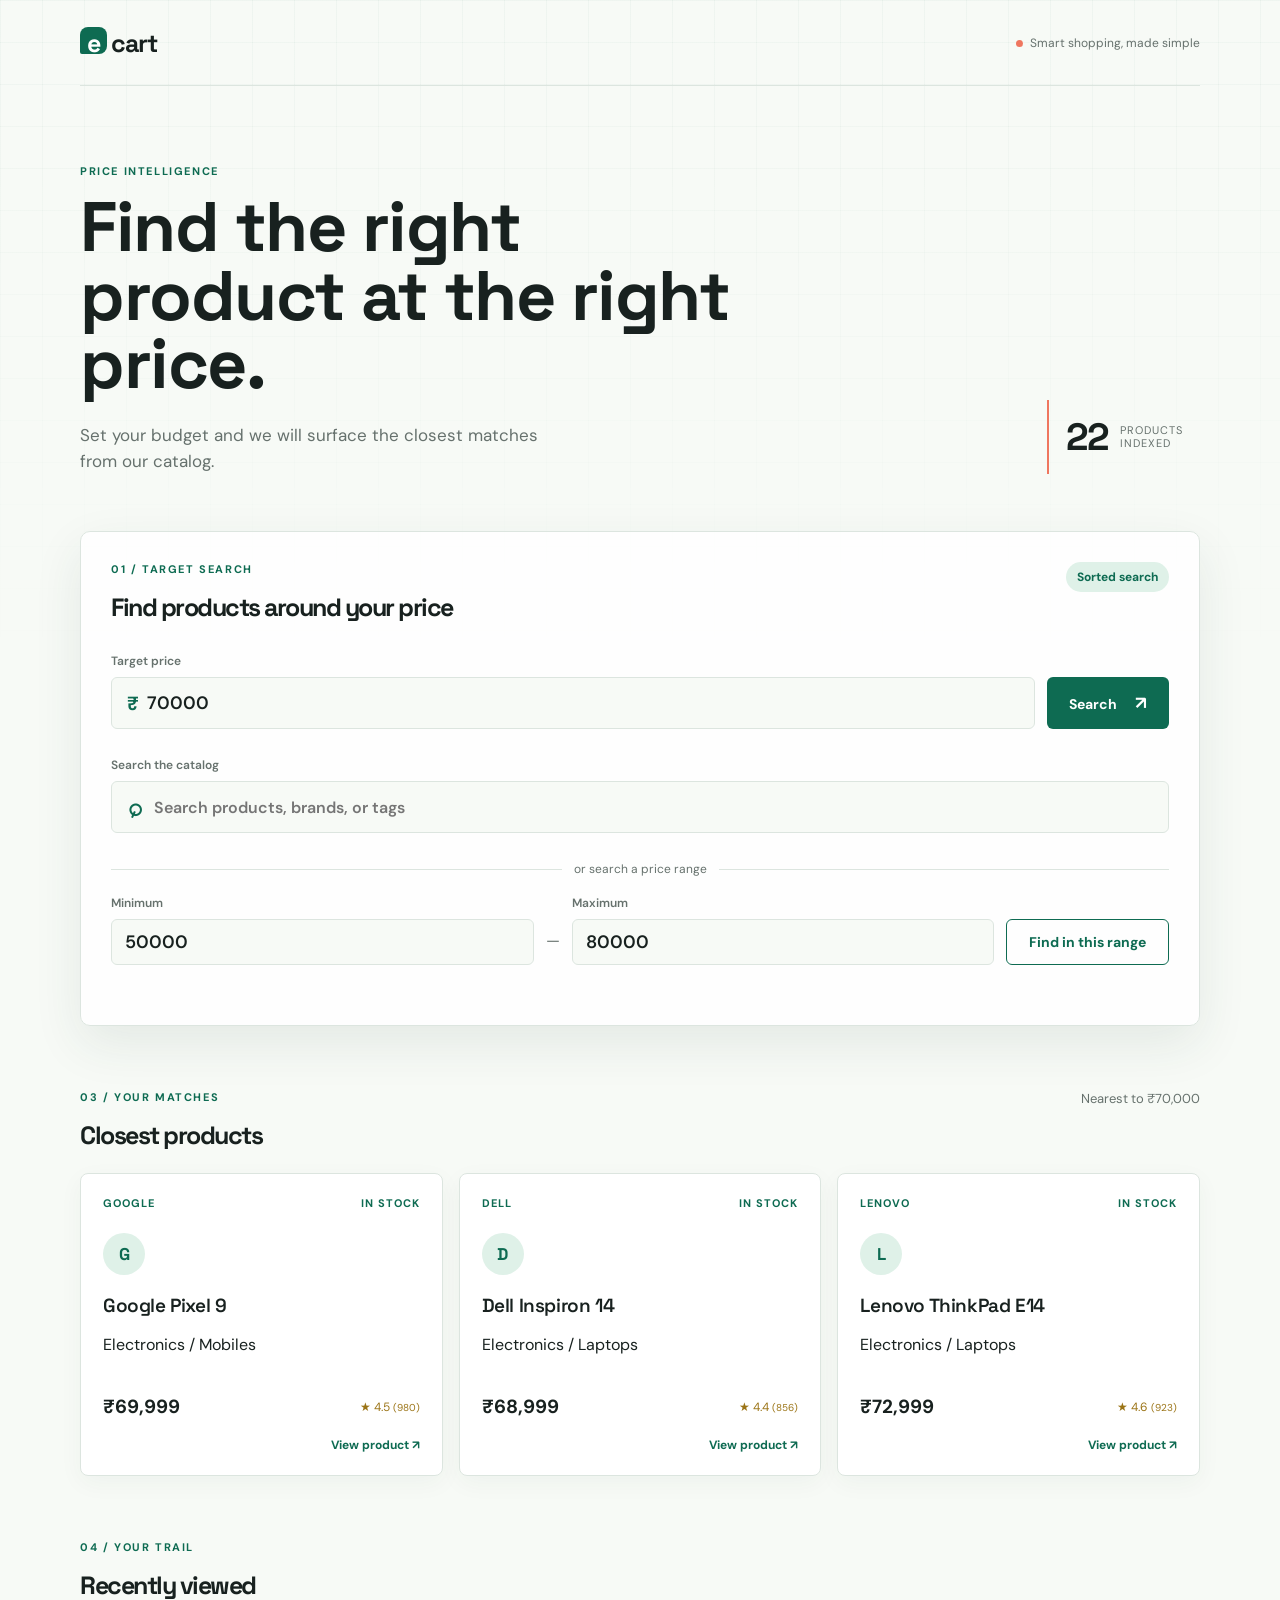
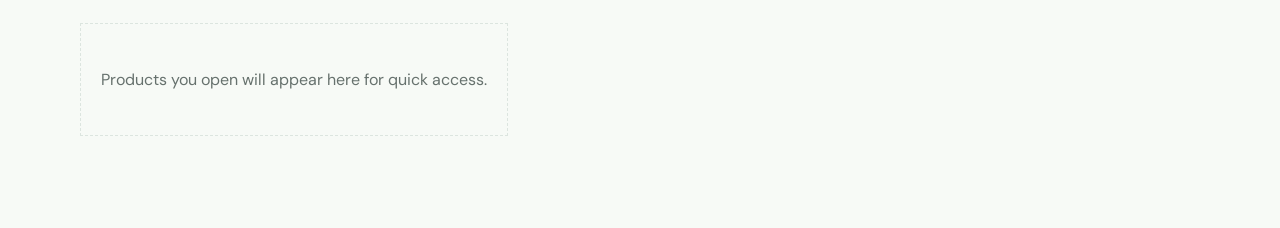
<file: index.html>
<!doctype html>
<html lang="en">
<head>
  <meta charset="UTF-8">
  <meta name="viewport" content="width=device-width, initial-scale=1.0">
  <meta name="description" content="Find products closest to your target price.">
  <title>Price Finder | eCart</title>
  <link rel="preconnect" href="https://fonts.googleapis.com">
  <link rel="preconnect" href="https://fonts.gstatic.com" crossorigin>
  <link href="https://fonts.googleapis.com/css2?family=DM+Sans:wght@400;500;600;700&family=Space+Grotesk:wght@500;600;700&display=swap" rel="stylesheet">
  <link rel="stylesheet" href="style.css">
</head>
<body>
  <main class="shell">
    <header class="topbar">
      <a class="brand" href="." aria-label="eCart home"><span class="brand-mark">e</span>cart</a>
      <span class="status-pill"><span class="status-dot"></span>Smart shopping, made simple</span>
    </header>

    <section class="hero" aria-labelledby="page-title">
      <div class="hero-copy">
        <p class="eyebrow">Price intelligence</p>
        <h1>Find the right product at the right price.</h1>
        <p class="lede">Set your budget and we will surface the closest matches from our catalog.</p>
      </div>
      <div class="hero-stat" aria-label="catalog size"><strong id="catalog-count">12</strong><span>products<br>indexed</span></div>
    </section>

    <section class="finder-panel" aria-labelledby="finder-title">
      <div class="panel-heading">
        <div>
          <p class="eyebrow">01 / Target search</p>
          <h2 id="finder-title">Find products around your price</h2>
        </div>
        <span class="method-note">Sorted search</span>
      </div>
      <form id="finder-form" class="target-form">
        <label class="price-field">
          <span>Target price</span>
          <div class="input-wrap"><span aria-hidden="true">₹</span><input id="target-price" type="number" min="1" step="1" value="70000" inputmode="numeric" required></div>
        </label>
        <button class="primary-button" type="submit">Search <span aria-hidden="true">↗</span></button>
      </form>
      <div class="catalog-search" role="search">
        <label for="product-search">Search the catalog</label>
        <div class="search-input-wrap">
          <span class="search-icon" aria-hidden="true">⌕</span>
          <input id="product-search" type="search" autocomplete="off" placeholder="Search products, brands, or tags" aria-controls="search-suggestions" aria-expanded="false">
        </div>
        <div id="search-suggestions" class="search-suggestions" role="listbox" aria-label="Product suggestions" hidden></div>
      </div>
      <div class="range-divider"><span>or search a price range</span></div>
      <form id="range-form" class="range-form">
        <label><span>Minimum</span><input id="min-price" type="number" min="1" value="50000" inputmode="numeric" required></label>
        <span class="range-dash" aria-hidden="true">—</span>
        <label><span>Maximum</span><input id="max-price" type="number" min="1" value="80000" inputmode="numeric" required></label>
        <button class="secondary-button" type="submit">Find in this range</button>
      </form>
      <p id="form-message" class="form-message" role="status"></p>
    </section>

    <section class="results-section" aria-labelledby="results-title">
      <div class="results-heading">
        <div><p class="eyebrow">03 / Your matches</p><h2 id="results-title">Closest products</h2></div>
        <span id="results-meta" class="results-meta"></span>
      </div>
      <div id="product-grid" class="product-grid" aria-live="polite"></div>
    </section>

    <section class="recent-section" aria-labelledby="recent-title">
      <div class="results-heading">
        <div><p class="eyebrow">04 / Your trail</p><h2 id="recent-title">Recently viewed</h2></div>
        <button id="clear-history" class="text-button" type="button" hidden>Remove history</button>
      </div>
      <div id="recently-viewed" class="recently-viewed" aria-live="polite"></div>
    </section>
  </main>
  <dialog id="product-modal" class="product-modal" aria-labelledby="modal-title">
    <div class="modal-heading">
      <div><p id="modal-brand" class="eyebrow"></p><h2 id="modal-title"></h2></div>
      <button id="close-modal" class="icon-button" type="button" aria-label="Close product details">&times;</button>
    </div>
    <div id="modal-content" class="modal-content"></div>
  </dialog>
  <script src="../data.js"></script>
  <script src="app.js"></script>
  <script src="product-search.js"></script>
  <script src="recently-viewed.js"></script>
</body>
</html>
</file>
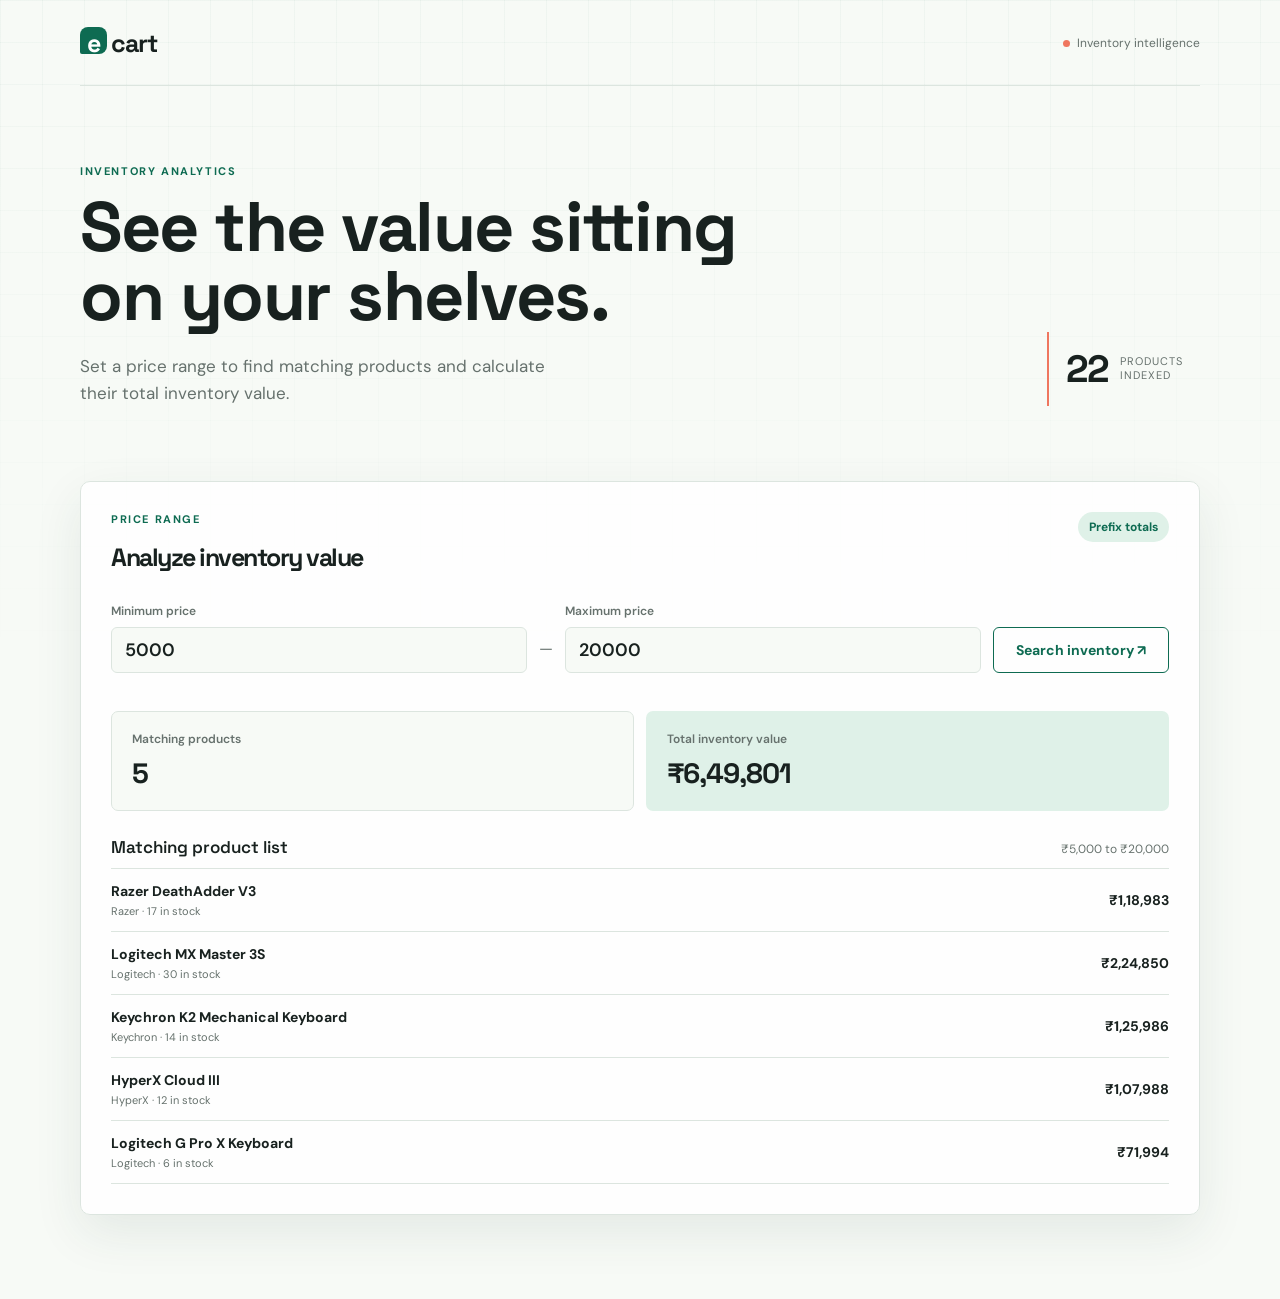
<file: inventory-analytics.html>
<!doctype html>
<html lang="en">
<head>
  <meta charset="UTF-8">
  <meta name="viewport" content="width=device-width, initial-scale=1.0">
  <meta name="description" content="Analyze inventory value across a product price range.">
  <title>Inventory Analytics | eCart</title>
  <link rel="preconnect" href="https://fonts.googleapis.com">
  <link rel="preconnect" href="https://fonts.gstatic.com" crossorigin>
  <link href="https://fonts.googleapis.com/css2?family=DM+Sans:wght@400;500;600;700&family=Space+Grotesk:wght@500;600;700&display=swap" rel="stylesheet">
  <link rel="stylesheet" href="style.css">
  <link rel="stylesheet" href="inventory-analytics.css">
</head>
<body>
  <main class="shell">
    <header class="topbar">
      <a class="brand" href="index.html" aria-label="eCart home"><span class="brand-mark">e</span>cart</a>
      <span class="status-pill"><span class="status-dot"></span>Inventory intelligence</span>
    </header>

    <section class="hero" aria-labelledby="page-title">
      <div class="hero-copy">
        <p class="eyebrow">Inventory analytics</p>
        <h1>See the value sitting on your shelves.</h1>
        <p class="lede">Set a price range to find matching products and calculate their total inventory value.</p>
      </div>
      <div class="hero-stat" aria-label="catalog size"><strong id="catalog-count">0</strong><span>products<br>indexed</span></div>
    </section>

    <section class="analytics-panel" aria-labelledby="analytics-title">
      <div class="panel-heading">
        <div>
          <p class="eyebrow">Price range</p>
          <h2 id="analytics-title">Analyze inventory value</h2>
        </div>
        <span class="method-note">Prefix totals</span>
      </div>

      <form id="analytics-form" class="range-form analytics-form">
        <label><span>Minimum price</span><input id="analytics-min" type="number" min="1" value="5000" inputmode="numeric" required></label>
        <span class="range-dash" aria-hidden="true">—</span>
        <label><span>Maximum price</span><input id="analytics-max" type="number" min="1" value="20000" inputmode="numeric" required></label>
        <button class="secondary-button" type="submit">Search inventory <span aria-hidden="true">↗</span></button>
      </form>
      <p id="analytics-message" class="form-message" role="status"></p>

      <div class="summary-grid" aria-live="polite">
        <article class="summary-card"><span>Matching products</span><strong id="inventory-count">0</strong></article>
        <article class="summary-card summary-card-accent"><span>Total inventory value</span><strong id="inventory-value">₹0</strong></article>
      </div>

      <div class="inventory-list-wrap">
        <div class="list-heading"><h3>Matching product list</h3><span id="inventory-meta"></span></div>
        <div id="inventory-list" class="inventory-list"></div>
      </div>
    </section>
  </main>
  <script src="../data.js"></script>
  <script src="inventory-analytics.js"></script>
</body>
</html>
</file>
<file: style.css>
:root {
  --ink: #18211f;
  --muted: #66716d;
  --line: #dce5df;
  --paper: #f7faf6;
  --card: #ffffff;
  --green: #0e6b52;
  --mint: #dff1e8;
  --coral: #ef765f;
  --yellow: #f8d47a;
  --shadow: 0 18px 50px rgba(30, 70, 53, .09);
}

* { box-sizing: border-box; }
body { margin: 0; background: var(--paper); color: var(--ink); font-family: 'DM Sans', sans-serif; }
body::before { content: ''; position: fixed; inset: 0; pointer-events: none; background-image: linear-gradient(rgba(14, 107, 82, .035) 1px, transparent 1px), linear-gradient(90deg, rgba(14, 107, 82, .035) 1px, transparent 1px); background-size: 42px 42px; mask-image: linear-gradient(to bottom, black, transparent 75%); }
.shell { width: min(1120px, calc(100% - 48px)); margin: 0 auto; padding-bottom: 84px; position: relative; }
.topbar { height: 86px; display: flex; align-items: center; justify-content: space-between; border-bottom: 1px solid var(--line); }
.brand { color: var(--ink); font: 700 25px 'Space Grotesk', sans-serif; letter-spacing: -1px; text-decoration: none; }
.brand-mark { display: inline-grid; place-items: center; width: 27px; height: 27px; margin-right: 4px; border-radius: 8px 8px 8px 2px; background: var(--green); color: white; }
.status-pill, .method-note { color: var(--muted); font-size: 12px; }
.status-dot { display: inline-block; width: 7px; height: 7px; margin-right: 7px; border-radius: 50%; background: var(--coral); }
.hero { display: flex; justify-content: space-between; align-items: end; gap: 30px; padding: 78px 0 57px; }
.hero-copy { max-width: 670px; }
.eyebrow { margin: 0 0 15px; color: var(--green); font-size: 11px; font-weight: 700; letter-spacing: 1.6px; text-transform: uppercase; }
h1, h2 { font-family: 'Space Grotesk', sans-serif; letter-spacing: -1.5px; margin: 0; }
h1 { font-size: clamp(38px, 6vw, 70px); line-height: .98; max-width: 680px; }
.lede { color: var(--muted); font-size: 17px; line-height: 1.55; max-width: 480px; margin: 23px 0 0; }
.hero-stat { display: flex; align-items: center; gap: 12px; padding: 13px 17px; border-left: 2px solid var(--coral); color: var(--muted); font-size: 11px; line-height: 1.25; text-transform: uppercase; letter-spacing: 1px; }
.hero-stat strong { color: var(--ink); font: 700 38px 'Space Grotesk', sans-serif; letter-spacing: -2px; }
.finder-panel { padding: 30px; border: 1px solid var(--line); border-radius: 10px; background: rgba(255, 255, 255, .82); box-shadow: var(--shadow); }
.panel-heading, .results-heading { display: flex; align-items: start; justify-content: space-between; gap: 20px; }
h2 { font-size: 25px; }
.method-note { padding: 7px 11px; border-radius: 99px; background: var(--mint); color: var(--green); font-weight: 700; }
.target-form { display: flex; align-items: end; gap: 12px; margin-top: 30px; }
.price-field { flex: 1; }
.price-field > span, label > span { display: block; color: var(--muted); font-size: 12px; font-weight: 600; margin-bottom: 8px; }
.input-wrap { display: flex; align-items: center; height: 52px; padding: 0 15px; border: 1px solid var(--line); border-radius: 6px; background: var(--paper); color: var(--green); font-size: 19px; font-weight: 700; }
input { width: 100%; border: 0; outline: 0; background: transparent; color: var(--ink); font: 600 18px 'DM Sans', sans-serif; }
.input-wrap input { padding-left: 8px; }
.catalog-search { position: relative; margin-top: 28px; }
.catalog-search > label { display: block; margin-bottom: 8px; color: var(--muted); font-size: 12px; font-weight: 600; }
.search-input-wrap { display: flex; align-items: center; height: 52px; padding: 0 15px; border: 1px solid var(--line); border-radius: 6px; background: var(--paper); }
.search-input-wrap:focus-within { border-color: var(--green); box-shadow: 0 0 0 3px rgba(14, 107, 82, .1); }
.search-icon { margin-right: 10px; color: var(--green); font: 700 25px Arial, sans-serif; line-height: 1; transform: rotate(-20deg); }
.search-input-wrap input { font-size: 16px; }
.search-suggestions { position: absolute; z-index: 2; top: 80px; right: 0; left: 0; overflow: hidden; border: 1px solid var(--line); border-radius: 6px; background: var(--card); box-shadow: var(--shadow); }
.suggestion-item { display: flex; width: 100%; align-items: center; gap: 12px; padding: 12px 15px; border: 0; border-bottom: 1px solid var(--line); background: transparent; color: var(--ink); text-align: left; cursor: pointer; }
.suggestion-item:last-child { border-bottom: 0; }
.suggestion-item:hover, .suggestion-item.is-active { background: var(--mint); }
.suggestion-icon { display: grid; place-items: center; flex: 0 0 auto; width: 30px; height: 30px; border-radius: 50%; background: var(--mint); color: var(--green); font: 700 13px 'Space Grotesk', sans-serif; }
.suggestion-copy { min-width: 0; flex: 1; }.suggestion-copy strong, .suggestion-copy small { display: block; overflow: hidden; text-overflow: ellipsis; white-space: nowrap; }.suggestion-copy strong { font: 600 14px 'Space Grotesk', sans-serif; }.suggestion-copy small { margin-top: 3px; color: var(--muted); font-size: 11px; }.suggestion-copy mark { background: var(--yellow); color: inherit; }
.suggestion-arrow { color: var(--green); font-size: 18px; }.search-empty { margin: 0; padding: 18px 15px; color: var(--muted); font-size: 13px; }
.primary-button, .secondary-button { height: 52px; border: 0; border-radius: 6px; padding: 0 22px; color: white; font: 700 14px 'DM Sans', sans-serif; cursor: pointer; transition: transform .2s, background .2s; }
.primary-button { background: var(--green); }
.primary-button span { margin-left: 15px; font-size: 18px; }
.primary-button:hover, .secondary-button:hover { transform: translateY(-2px); background: #094d3d; }
.range-divider { display: flex; align-items: center; gap: 12px; margin: 28px 0 18px; color: var(--muted); font-size: 12px; }
.range-divider::before, .range-divider::after { content: ''; height: 1px; flex: 1; background: var(--line); }
.range-form { display: flex; align-items: end; gap: 12px; }
.range-form label { flex: 1; }
.range-form label input { height: 46px; padding: 0 13px; border: 1px solid var(--line); border-radius: 6px; background: var(--paper); }
.range-dash { color: var(--muted); padding-bottom: 14px; }
.secondary-button { height: 46px; border: 1px solid var(--green); background: transparent; color: var(--green); }
.secondary-button:hover { color: white; }
.form-message { min-height: 17px; margin: 13px 0 0; color: var(--coral); font-size: 12px; }
.results-section { padding-top: 64px; }
.results-meta { color: var(--muted); font-size: 13px; }
.product-grid { display: grid; grid-template-columns: repeat(3, 1fr); gap: 16px; margin-top: 22px; }
.product-card { display: flex; min-height: 245px; flex-direction: column; padding: 22px; border: 1px solid var(--line); border-radius: 8px; background: var(--card); box-shadow: 0 7px 25px rgba(30, 70, 53, .045); animation: rise .45s both; }
.product-card:nth-child(2) { animation-delay: .06s; }.product-card:nth-child(3) { animation-delay: .12s; }
.product-top { display: flex; justify-content: space-between; color: var(--green); font-size: 11px; font-weight: 700; letter-spacing: 1px; text-transform: uppercase; }
.product-icon { display: grid; place-items: center; width: 42px; height: 42px; margin: 23px 0 18px; border-radius: 50%; background: var(--mint); color: var(--green); font: 700 17px 'Space Grotesk', sans-serif; }
.product-card h3 { margin: 0; font: 600 19px 'Space Grotesk', sans-serif; letter-spacing: -.4px; }
.product-detail { display: flex; justify-content: space-between; align-items: center; margin-top: auto; padding-top: 23px; }
.product-price { font-size: 19px; font-weight: 700; }.rating { color: #9b7416; font-size: 12px; }.view-button { align-self: end; margin-top: 18px; border: 0; padding: 0; background: none; color: var(--green); font: 700 12px 'DM Sans', sans-serif; cursor: pointer; }.view-button:hover { text-decoration: underline; }
.empty-state { grid-column: 1 / -1; padding: 45px 20px; border: 1px dashed var(--line); text-align: center; color: var(--muted); }
.recent-section { padding-top: 64px; }
.text-button { border: 0; padding: 7px 0; background: none; color: var(--green); font: 700 12px 'DM Sans', sans-serif; cursor: pointer; }
.text-button:hover { text-decoration: underline; }
.recently-viewed { display: flex; gap: 12px; overflow-x: auto; margin-top: 22px; padding-bottom: 8px; }
.recent-card { display: flex; min-width: 235px; align-items: center; gap: 12px; padding: 14px; border: 1px solid var(--line); border-radius: 8px; background: var(--card); color: var(--ink); text-align: left; cursor: pointer; }
.recent-card:hover { border-color: var(--green); }
.recent-icon, .modal-icon { display: grid; place-items: center; flex: 0 0 auto; width: 38px; height: 38px; border-radius: 50%; background: var(--mint); color: var(--green); font: 700 16px 'Space Grotesk', sans-serif; }
.recent-card strong, .recent-card small { display: block; overflow: hidden; max-width: 150px; text-overflow: ellipsis; white-space: nowrap; }
.recent-card strong { font: 600 14px 'Space Grotesk', sans-serif; }
.recent-card small { margin-top: 5px; color: var(--muted); font-size: 12px; }
.recent-arrow { margin-left: auto; color: var(--green); font-size: 18px; }
.product-modal { width: min(520px, calc(100% - 30px)); padding: 28px; border: 1px solid var(--line); border-radius: 10px; background: var(--card); color: var(--ink); box-shadow: var(--shadow); }
.product-modal::backdrop { background: rgba(24, 33, 31, .35); }
.modal-heading { display: flex; align-items: start; justify-content: space-between; gap: 20px; }
.modal-heading .eyebrow { margin-bottom: 8px; }
.icon-button { width: 32px; height: 32px; border: 1px solid var(--line); border-radius: 50%; background: var(--paper); color: var(--ink); font-size: 22px; line-height: 1; cursor: pointer; }
.modal-content { margin-top: 26px; }
.modal-summary { display: flex; align-items: center; gap: 14px; }
.modal-icon { width: 52px; height: 52px; font-size: 20px; }
.modal-price { display: block; font-size: 23px; }
.modal-summary .rating { display: block; margin-top: 5px; }
.modal-copy { color: var(--muted); font-size: 13px; }
.spec-list { margin: 22px 0 0; border-top: 1px solid var(--line); }
.spec-list div { display: flex; justify-content: space-between; gap: 20px; padding: 10px 0; border-bottom: 1px solid var(--line); font-size: 13px; }
.spec-list dt { color: var(--muted); text-transform: capitalize; }.spec-list dd { margin: 0; font-weight: 700; text-align: right; }
@keyframes rise { from { opacity: 0; transform: translateY(9px); } to { opacity: 1; transform: translateY(0); } }
@media (max-width: 720px) { .shell { width: min(100% - 30px, 560px); }.topbar { height: 70px; }.status-pill { display: none; }.hero { padding: 54px 0 38px; }.hero-stat { display: none; }.finder-panel { padding: 21px; }.target-form, .range-form { align-items: stretch; flex-direction: column; }.primary-button, .secondary-button { width: 100%; }.range-dash { display: none; }.product-grid { grid-template-columns: 1fr; }.results-section { padding-top: 46px; } }
</file>
<file: inventory-analytics.css>
.analytics-panel { margin-top: 18px; padding: 30px; border: 1px solid var(--line); border-radius: 10px; background: rgba(255, 255, 255, .82); box-shadow: var(--shadow); }
.analytics-form { margin-top: 30px; }
.summary-grid { display: grid; grid-template-columns: repeat(2, 1fr); gap: 12px; margin-top: 8px; }
.summary-card { padding: 19px 20px; border: 1px solid var(--line); border-radius: 7px; background: var(--paper); }
.summary-card span { display: block; color: var(--muted); font-size: 12px; font-weight: 600; }
.summary-card strong { display: block; margin-top: 8px; font: 700 28px 'Space Grotesk', sans-serif; letter-spacing: -1px; }
.summary-card-accent { background: var(--mint); border-color: transparent; }
.inventory-list-wrap { margin-top: 25px; }
.list-heading { display: flex; align-items: baseline; justify-content: space-between; gap: 15px; }
.list-heading h3 { margin: 0; font: 600 17px 'Space Grotesk', sans-serif; }
.list-heading span { color: var(--muted); font-size: 12px; }
.inventory-list { margin-top: 10px; border-top: 1px solid var(--line); }
.inventory-row { display: flex; align-items: center; justify-content: space-between; gap: 20px; padding: 13px 0; border-bottom: 1px solid var(--line); }
.inventory-row span { min-width: 0; }
.inventory-row strong { font-size: 14px; }
.inventory-row span strong { display: block; overflow: hidden; text-overflow: ellipsis; white-space: nowrap; }
.inventory-row small { display: block; margin-top: 4px; color: var(--muted); font-size: 11px; }

@media (max-width: 720px) {
  .analytics-panel { padding: 21px; }
  .summary-grid { grid-template-columns: 1fr; }
}
</file>
